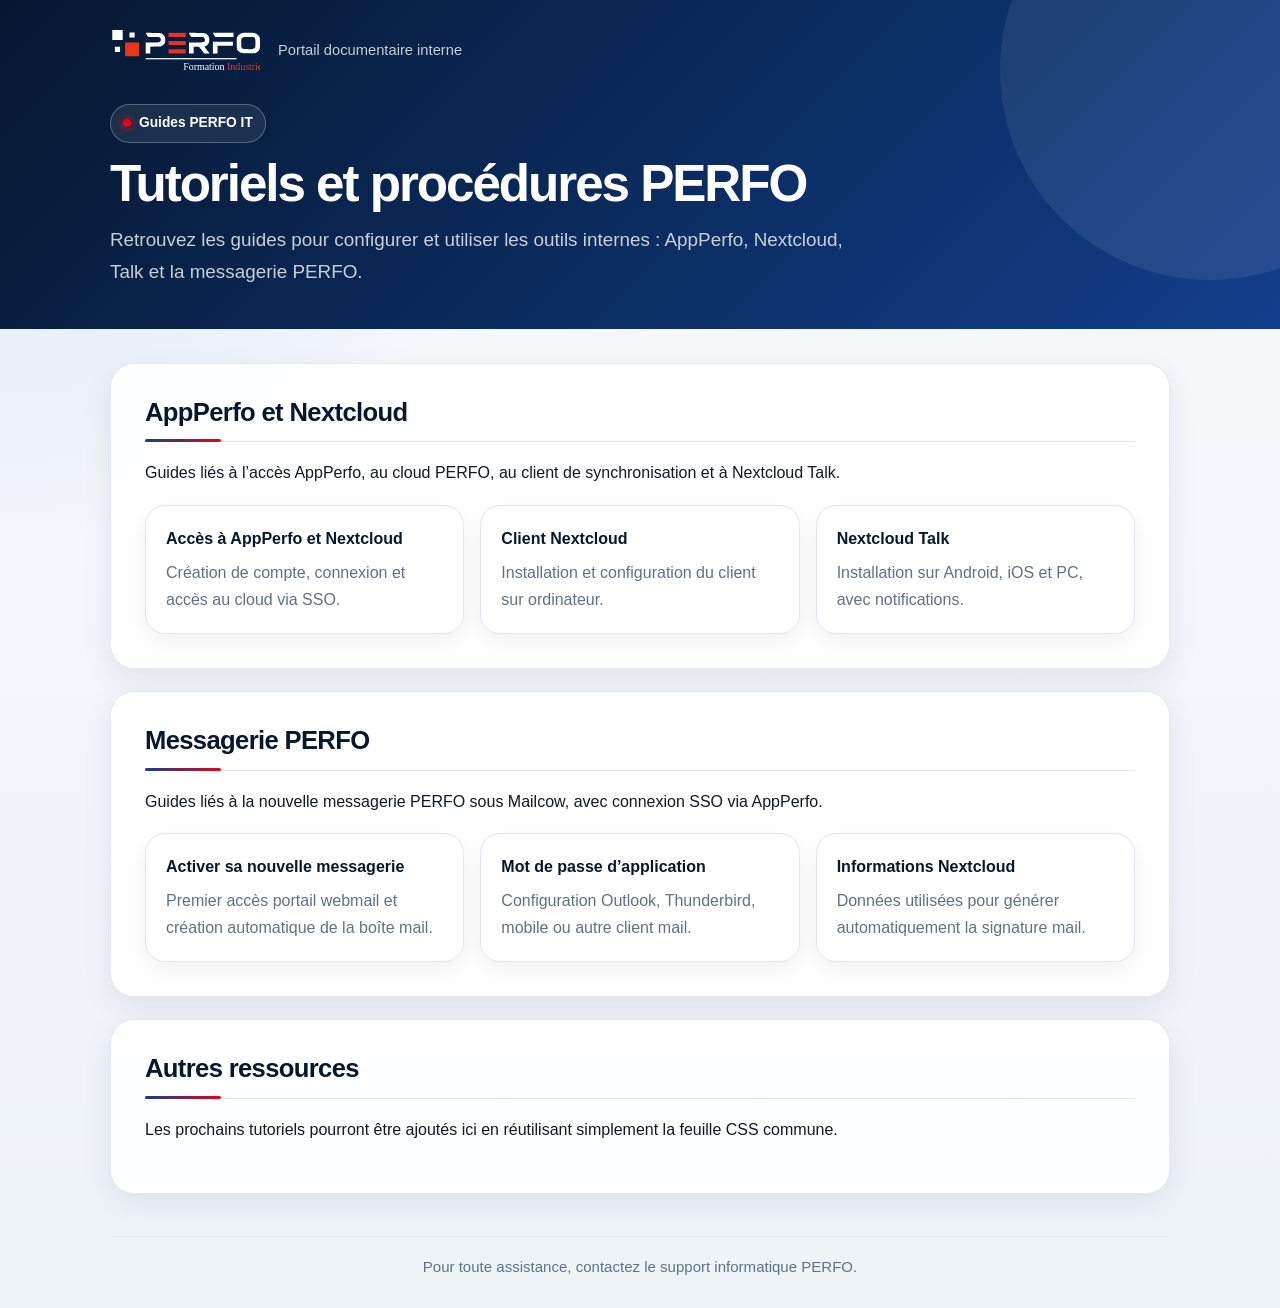
<file: index.html>
<!DOCTYPE html>
<html lang="fr">
<head>
  <meta charset="UTF-8" />
  <meta name="viewport" content="width=device-width, initial-scale=1.0" />
  <title>Tutoriels PERFO</title>
  <link rel="stylesheet" href="assets/css/perfo-tutos.css" />
</head>
<body>
  <header class="site-header">
    <div class="header-inner">
      <div class="topbar">
        <div class="brand">
          <img src="assets/img/logo-perfo-blanc.svg" alt="Logo PERFO" />
          <div class="brand-text">Portail documentaire interne</div>
        </div>
      </div>
      <div class="hero-kicker">Guides PERFO IT</div>
      <h1>Tutoriels et procédures PERFO</h1>
      <p class="header-subtitle">Retrouvez les guides pour configurer et utiliser les outils internes : AppPerfo, Nextcloud, Talk et la messagerie PERFO.</p>
    </div>
  </header>

  <main class="container">
    <section class="category">
      <h2>AppPerfo et Nextcloud</h2>
      <p>Guides liés à l’accès AppPerfo, au cloud PERFO, au client de synchronisation et à Nextcloud Talk.</p>
      <div class="tutorial-grid">
        <a class="tutorial-card" href="Nextcloud/Nextcloud_AppPerfo.html"><strong>Accès à AppPerfo et Nextcloud</strong><span>Création de compte, connexion et accès au cloud via SSO.</span></a>
        <a class="tutorial-card" href="Nextcloud/Nextcloud_Client.html"><strong>Client Nextcloud</strong><span>Installation et configuration du client sur ordinateur.</span></a>
        <a class="tutorial-card" href="Nextcloud/Talk_Client.html"><strong>Nextcloud Talk</strong><span>Installation sur Android, iOS et PC, avec notifications.</span></a>
      </div>
    </section>

    <section class="category">
      <h2>Messagerie PERFO</h2>
      <p>Guides liés à la nouvelle messagerie PERFO sous Mailcow, avec connexion SSO via AppPerfo.</p>
      <div class="tutorial-grid">
        <a class="tutorial-card" href="Mailcow/Activation_Messagerie.html"><strong>Activer sa nouvelle messagerie</strong><span>Premier accès portail webmail et création automatique de la boîte mail.</span></a>
        <a class="tutorial-card" href="Mailcow/Mot_de_passe_application.html"><strong>Mot de passe d’application</strong><span>Configuration Outlook, Thunderbird, mobile ou autre client mail.</span></a>
        <a class="tutorial-card" href="Mailcow/Informations_Nextcloud_Signature.html"><strong>Informations Nextcloud</strong><span>Données utilisées pour générer automatiquement la signature mail.</span></a>
      </div>
    </section>

    <section class="category">
      <h2>Autres ressources</h2>
      <p>Les prochains tutoriels pourront être ajoutés ici en réutilisant simplement la feuille CSS commune.</p>
    </section>
  </main>

  <footer class="site-footer"><div class="site-footer-inner">Pour toute assistance, contactez le support informatique PERFO.</div></footer>
</body>
</html>
</file>
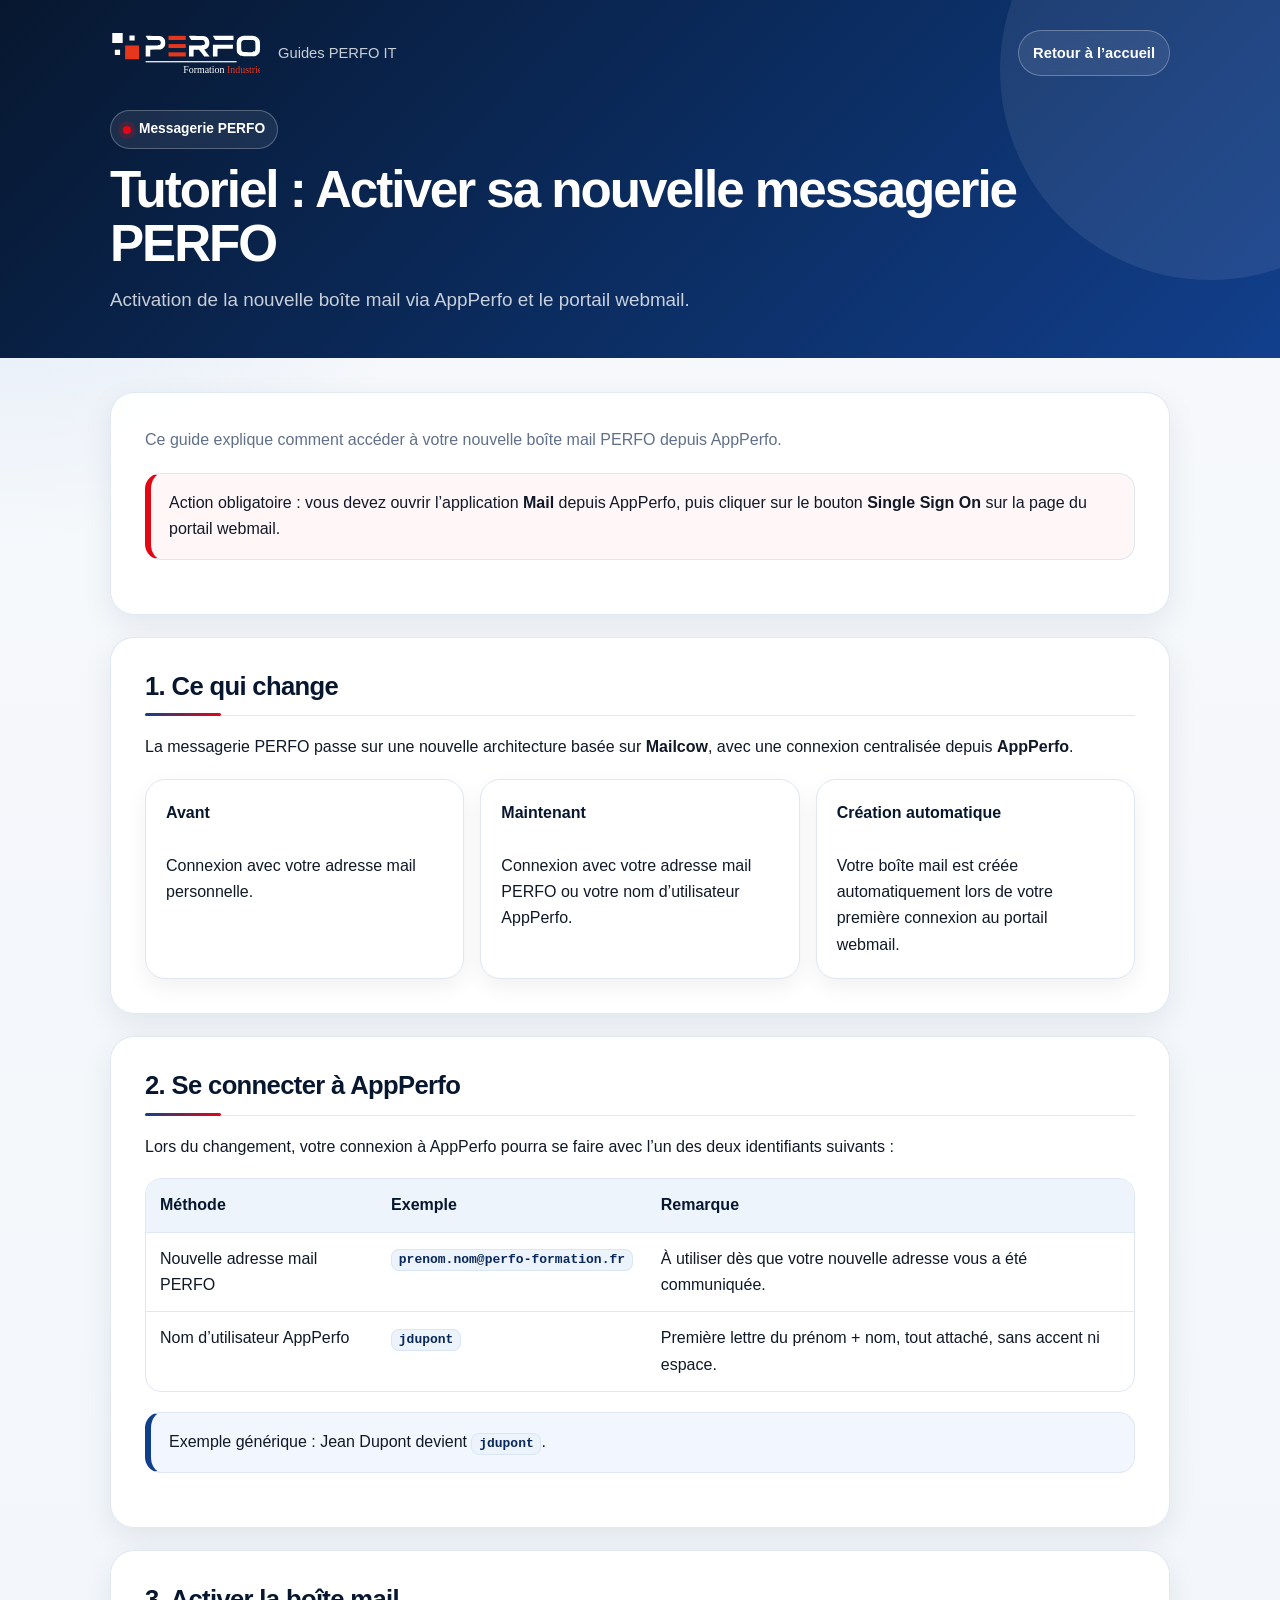
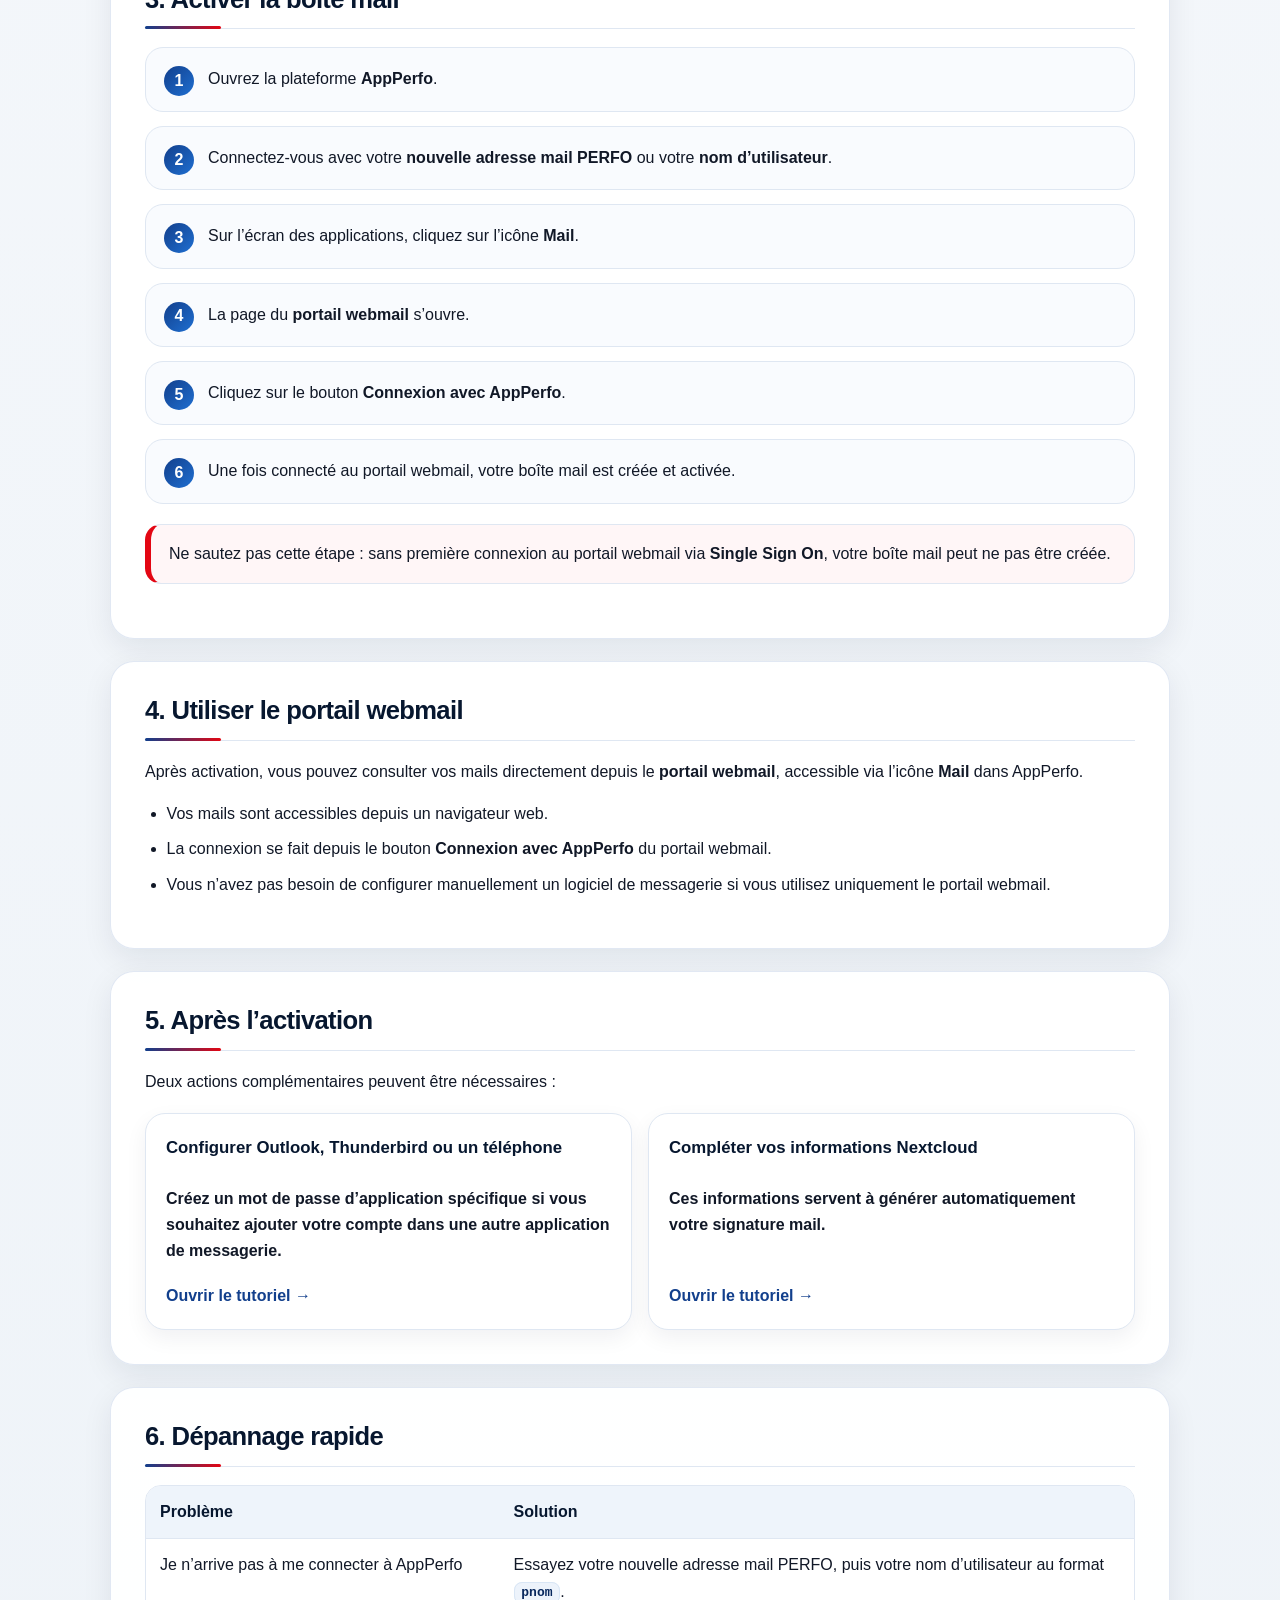
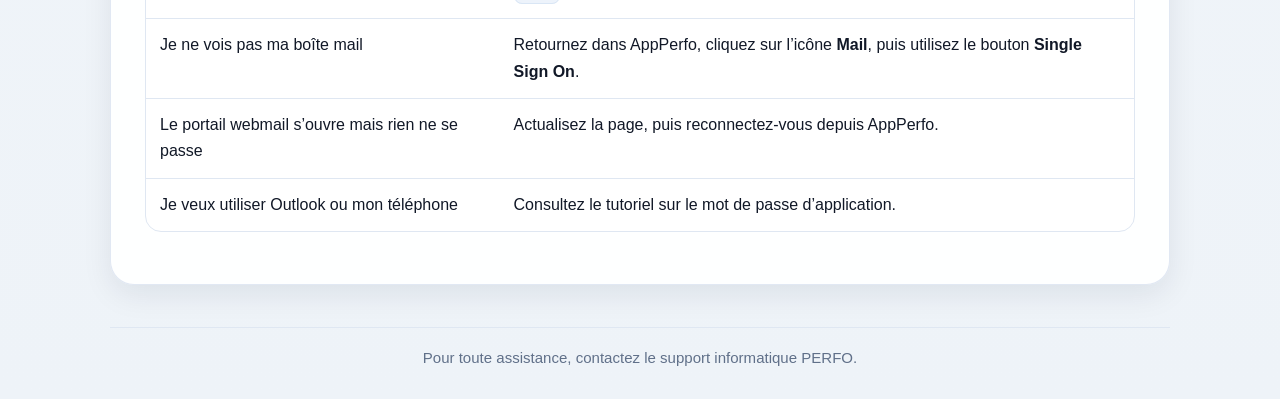
<file: Mailcow/Activation_Messagerie.html>
<!DOCTYPE html>
<html lang="fr">
<head>
  <meta charset="UTF-8" />
  <meta name="viewport" content="width=device-width, initial-scale=1.0" />
  <title>Tutoriel : Activer sa nouvelle messagerie PERFO</title>
  <link rel="stylesheet" href="../assets/css/perfo-tutos.css" />
</head>
<body>
  <header class="site-header">
    <div class="header-inner">
      <div class="topbar">
        <div class="brand">
          <img src="../assets/img/logo-perfo-blanc.svg" alt="Logo PERFO" />
          <div class="brand-text">Guides PERFO IT</div>
        </div>
        <a class="home-link" href="../index.html">Retour à l’accueil</a>
      </div>
      <div class="hero-kicker">Messagerie PERFO</div>
      <h1>Tutoriel : Activer sa nouvelle messagerie PERFO</h1>
      <p class="header-subtitle">Activation de la nouvelle boîte mail via AppPerfo et le portail webmail.</p>
    </div>
  </header>
  <main class="container">
    <div class="hero">
      <p class="subtitle">Ce guide explique comment accéder à votre nouvelle boîte mail PERFO depuis AppPerfo.</p>
      <div class="notice">Action obligatoire : vous devez ouvrir l’application <strong>Mail</strong> depuis AppPerfo, puis cliquer sur le bouton <strong>Single Sign On</strong> sur la page du portail webmail.</div>
    </div>

    <section>
      <h2>1. Ce qui change</h2>
      <p>La messagerie PERFO passe sur une nouvelle architecture basée sur <strong>Mailcow</strong>, avec une connexion centralisée depuis <strong>AppPerfo</strong>.</p>
      <div class="cards">
        <div class="card"><strong>Avant</strong><br/>Connexion avec votre adresse mail personnelle.</div>
        <div class="card"><strong>Maintenant</strong><br/>Connexion avec votre adresse mail PERFO ou votre nom d’utilisateur AppPerfo.</div>
        <div class="card"><strong>Création automatique</strong><br/>Votre boîte mail est créée automatiquement lors de votre première connexion au portail webmail.</div>
      </div>
    </section>

    <section>
      <h2>2. Se connecter à AppPerfo</h2>
      <p>Lors du changement, votre connexion à AppPerfo pourra se faire avec l’un des deux identifiants suivants :</p>
      <table>
        <thead><tr><th>Méthode</th><th>Exemple</th><th>Remarque</th></tr></thead>
        <tbody>
          <tr>
            <td>Nouvelle adresse mail PERFO</td>
            <td><code>prenom.nom@perfo-formation.fr</code></td>
            <td>À utiliser dès que votre nouvelle adresse vous a été communiquée.</td>
          </tr>
          <tr>
            <td>Nom d’utilisateur AppPerfo</td>
            <td><code>jdupont</code></td>
            <td>Première lettre du prénom + nom, tout attaché, sans accent ni espace.</td>
          </tr>
        </tbody>
      </table>
      <div class="info">Exemple générique : Jean Dupont devient <code>jdupont</code>.</div>
    </section>

    <section>
      <h2>3. Activer la boîte mail</h2>
      <ol class="steps">
        <li>Ouvrez la plateforme <strong>AppPerfo</strong>.</li>
        <li>Connectez-vous avec votre <strong>nouvelle adresse mail PERFO</strong> ou votre <strong>nom d’utilisateur</strong>.</li>
        <li>Sur l’écran des applications, cliquez sur l’icône <strong>Mail</strong>.</li>
        <li>La page du <strong>portail webmail</strong> s’ouvre.</li>
        <li>Cliquez sur le bouton <strong>Connexion avec AppPerfo</strong>.</li>
        <li>Une fois connecté au portail webmail, votre boîte mail est créée et activée.</li>
      </ol>
      <div class="notice">Ne sautez pas cette étape : sans première connexion au portail webmail via <strong>Single Sign On</strong>, votre boîte mail peut ne pas être créée.</div>
    </section>

    <section>
      <h2>4. Utiliser le portail webmail</h2>
      <p>Après activation, vous pouvez consulter vos mails directement depuis le <strong>portail webmail</strong>, accessible via l’icône <strong>Mail</strong> dans AppPerfo.</p>
      <ul>
        <li>Vos mails sont accessibles depuis un navigateur web.</li>
        <li>La connexion se fait depuis le bouton <strong>Connexion avec AppPerfo</strong> du portail webmail.</li>
        <li>Vous n’avez pas besoin de configurer manuellement un logiciel de messagerie si vous utilisez uniquement le portail webmail.</li>
      </ul>
    </section>

    <section>
      <h2>5. Après l’activation</h2>
      <p>Deux actions complémentaires peuvent être nécessaires :</p>
      <div class="cards">
        <a class="card-link" href="Mot_de_passe_application.html">
          <div class="card">
            <h3>Configurer Outlook, Thunderbird ou un téléphone</h3>
            <p>Créez un mot de passe d’application spécifique si vous souhaitez ajouter votre compte dans une autre application de messagerie.</p>
            <span class="card-action">Ouvrir le tutoriel →</span>
          </div>
        </a>
        <a class="card-link" href="Informations_Nextcloud_Signature.html">
          <div class="card">
            <h3>Compléter vos informations Nextcloud</h3>
            <p>Ces informations servent à générer automatiquement votre signature mail.</p>
            <span class="card-action">Ouvrir le tutoriel →</span>
          </div>
        </a>
      </div>
    </section>

    <section>
      <h2>6. Dépannage rapide</h2>
      <table>
        <thead><tr><th>Problème</th><th>Solution</th></tr></thead>
        <tbody>
          <tr><td>Je n’arrive pas à me connecter à AppPerfo</td><td>Essayez votre nouvelle adresse mail PERFO, puis votre nom d’utilisateur au format <code>pnom</code>.</td></tr>
          <tr><td>Je ne vois pas ma boîte mail</td><td>Retournez dans AppPerfo, cliquez sur l’icône <strong>Mail</strong>, puis utilisez le bouton <strong>Single Sign On</strong>.</td></tr>
          <tr><td>Le portail webmail s’ouvre mais rien ne se passe</td><td>Actualisez la page, puis reconnectez-vous depuis AppPerfo.</td></tr>
          <tr><td>Je veux utiliser Outlook ou mon téléphone</td><td>Consultez le tutoriel sur le mot de passe d’application.</td></tr>
        </tbody>
      </table>
    </section>
  </main>
  <footer class="site-footer"><div class="site-footer-inner">Pour toute assistance, contactez le support informatique PERFO.</div></footer>
</body>
</html>
</file>
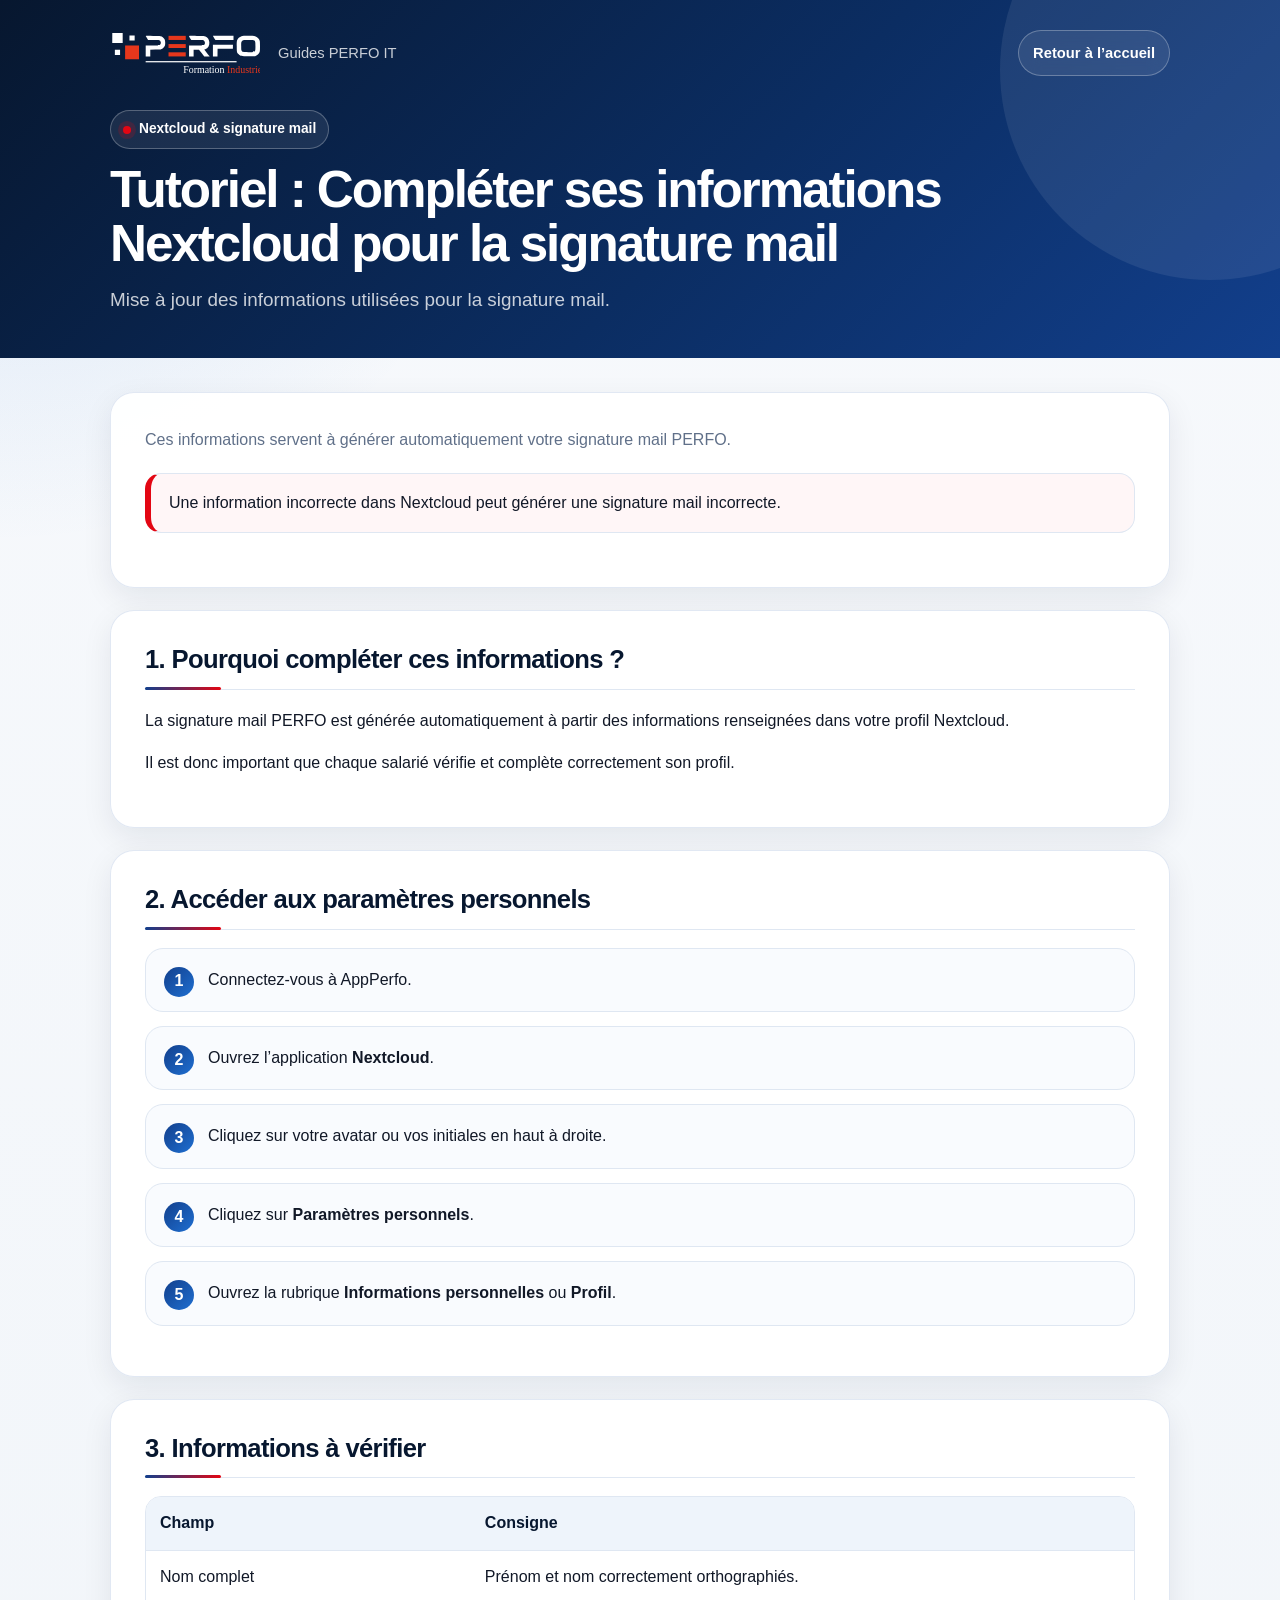
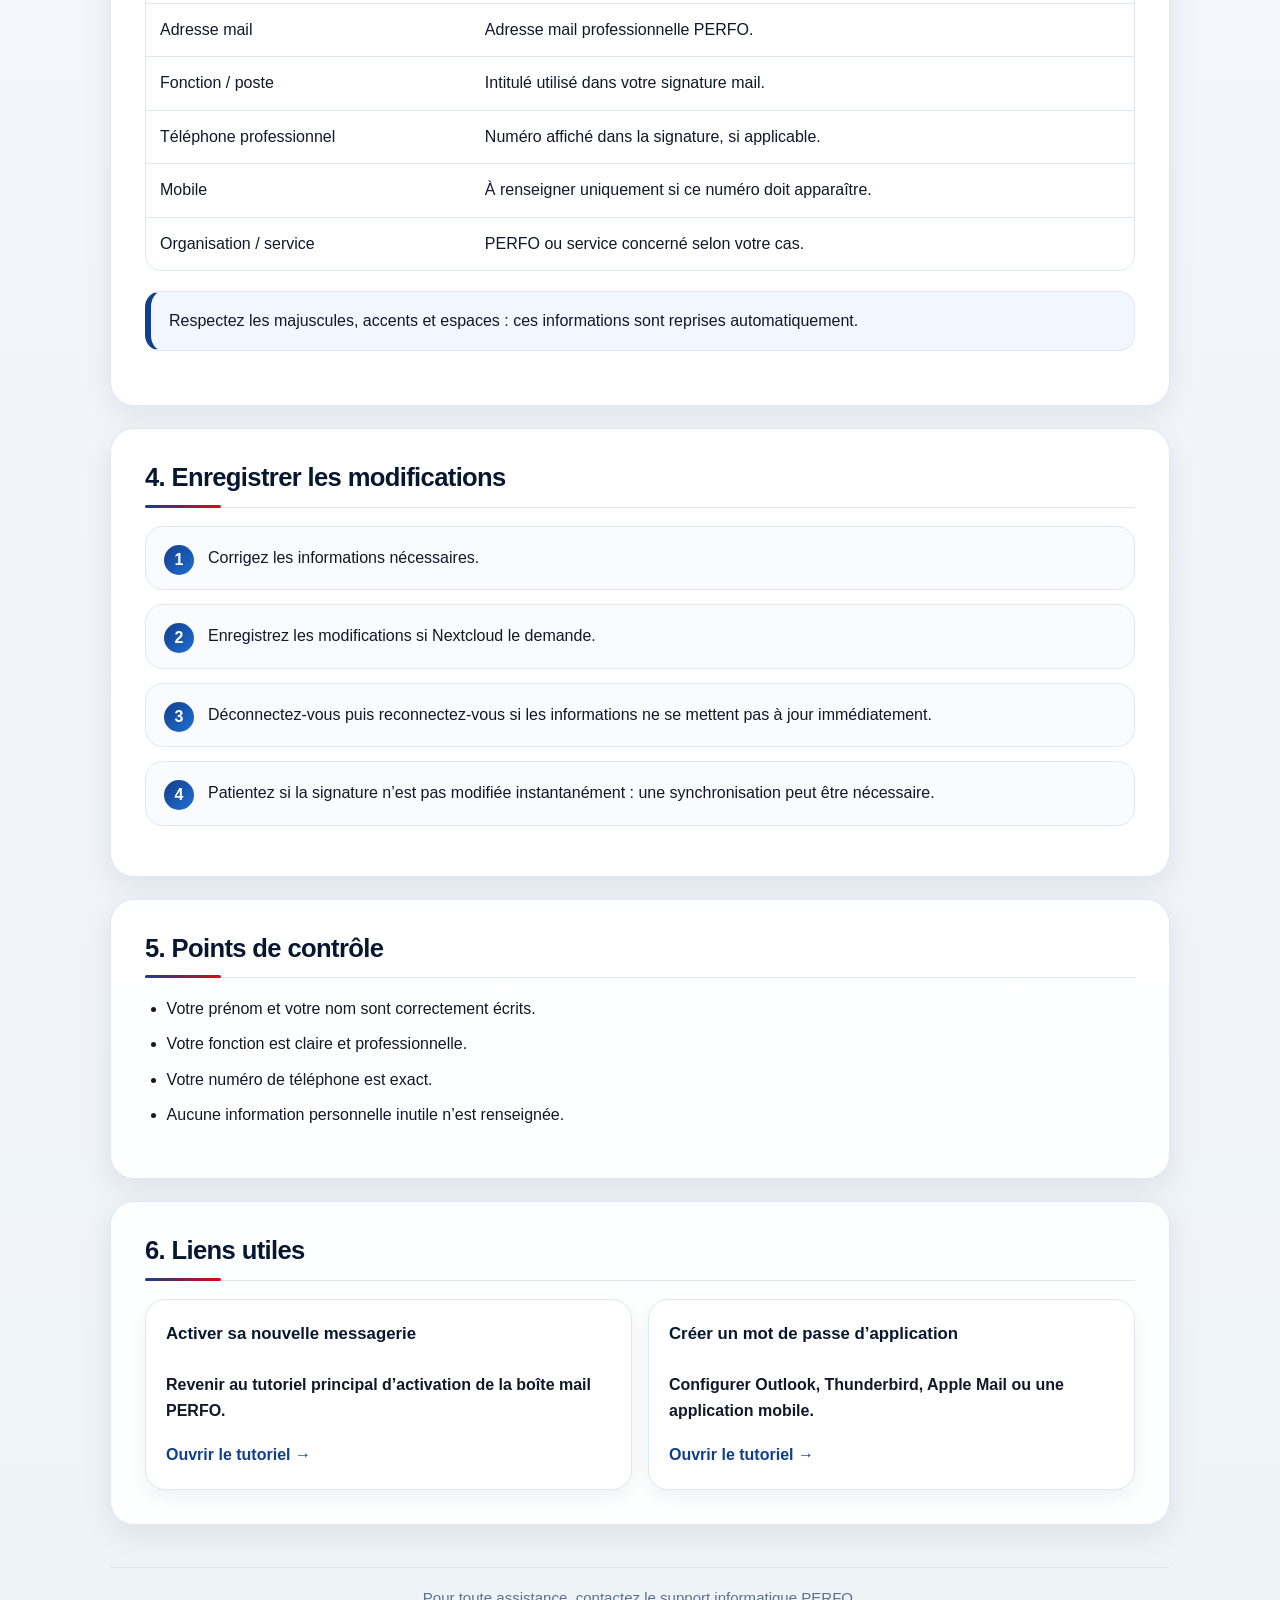
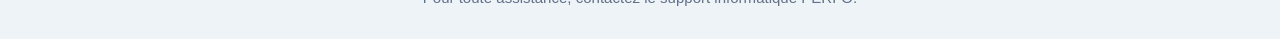
<file: Mailcow/Informations_Nextcloud_Signature.html>
<!DOCTYPE html>
<html lang="fr">
<head>
  <meta charset="UTF-8" />
  <meta name="viewport" content="width=device-width, initial-scale=1.0" />
  <title>Tutoriel : Compléter ses informations Nextcloud pour la signature mail</title>
  <link rel="stylesheet" href="../assets/css/perfo-tutos.css" />
</head>
<body>
  <header class="site-header">
    <div class="header-inner">
      <div class="topbar">
        <div class="brand">
          <img src="../assets/img/logo-perfo-blanc.svg" alt="Logo PERFO" />
          <div class="brand-text">Guides PERFO IT</div>
        </div>
        <a class="home-link" href="../index.html">Retour à l’accueil</a>
      </div>
      <div class="hero-kicker">Nextcloud & signature mail</div>
      <h1>Tutoriel : Compléter ses informations Nextcloud pour la signature mail</h1>
      <p class="header-subtitle">Mise à jour des informations utilisées pour la signature mail.</p>
    </div>
  </header>
  <main class="container">
<div class="hero"><p class="subtitle">Ces informations servent à générer automatiquement votre signature mail PERFO.</p><div class="notice">Une information incorrecte dans Nextcloud peut générer une signature mail incorrecte.</div></div>
<section><h2>1. Pourquoi compléter ces informations ?</h2><p>La signature mail PERFO est générée automatiquement à partir des informations renseignées dans votre profil Nextcloud.</p><p>Il est donc important que chaque salarié vérifie et complète correctement son profil.</p></section>
<section><h2>2. Accéder aux paramètres personnels</h2><ol class="steps"><li>Connectez-vous à AppPerfo.</li><li>Ouvrez l’application <strong>Nextcloud</strong>.</li><li>Cliquez sur votre avatar ou vos initiales en haut à droite.</li><li>Cliquez sur <strong>Paramètres personnels</strong>.</li><li>Ouvrez la rubrique <strong>Informations personnelles</strong> ou <strong>Profil</strong>.</li></ol></section>
<section><h2>3. Informations à vérifier</h2><table><thead><tr><th>Champ</th><th>Consigne</th></tr></thead><tbody><tr><td>Nom complet</td><td>Prénom et nom correctement orthographiés.</td></tr><tr><td>Adresse mail</td><td>Adresse mail professionnelle PERFO.</td></tr><tr><td>Fonction / poste</td><td>Intitulé utilisé dans votre signature mail.</td></tr><tr><td>Téléphone professionnel</td><td>Numéro affiché dans la signature, si applicable.</td></tr><tr><td>Mobile</td><td>À renseigner uniquement si ce numéro doit apparaître.</td></tr><tr><td>Organisation / service</td><td>PERFO ou service concerné selon votre cas.</td></tr></tbody></table><div class="info">Respectez les majuscules, accents et espaces : ces informations sont reprises automatiquement.</div></section>
<section><h2>4. Enregistrer les modifications</h2><ol class="steps"><li>Corrigez les informations nécessaires.</li><li>Enregistrez les modifications si Nextcloud le demande.</li><li>Déconnectez-vous puis reconnectez-vous si les informations ne se mettent pas à jour immédiatement.</li><li>Patientez si la signature n’est pas modifiée instantanément : une synchronisation peut être nécessaire.</li></ol></section>
<section><h2>5. Points de contrôle</h2><ul><li>Votre prénom et votre nom sont correctement écrits.</li><li>Votre fonction est claire et professionnelle.</li><li>Votre numéro de téléphone est exact.</li><li>Aucune information personnelle inutile n’est renseignée.</li></ul></section>
<section>
<h2>6. Liens utiles</h2>
<div class="cards">
<a class="card-link" href="Activation_Messagerie.html"><div class="card"><h3>Activer sa nouvelle messagerie</h3><p>Revenir au tutoriel principal d’activation de la boîte mail PERFO.</p><span class="card-action">Ouvrir le tutoriel →</span></div></a>
<a class="card-link" href="Mot_de_passe_application.html"><div class="card"><h3>Créer un mot de passe d’application</h3><p>Configurer Outlook, Thunderbird, Apple Mail ou une application mobile.</p><span class="card-action">Ouvrir le tutoriel →</span></div></a>
</div>
</section>
  </main>
  <footer class="site-footer"><div class="site-footer-inner">Pour toute assistance, contactez le support informatique PERFO.</div></footer>
</body>
</html>
</file>
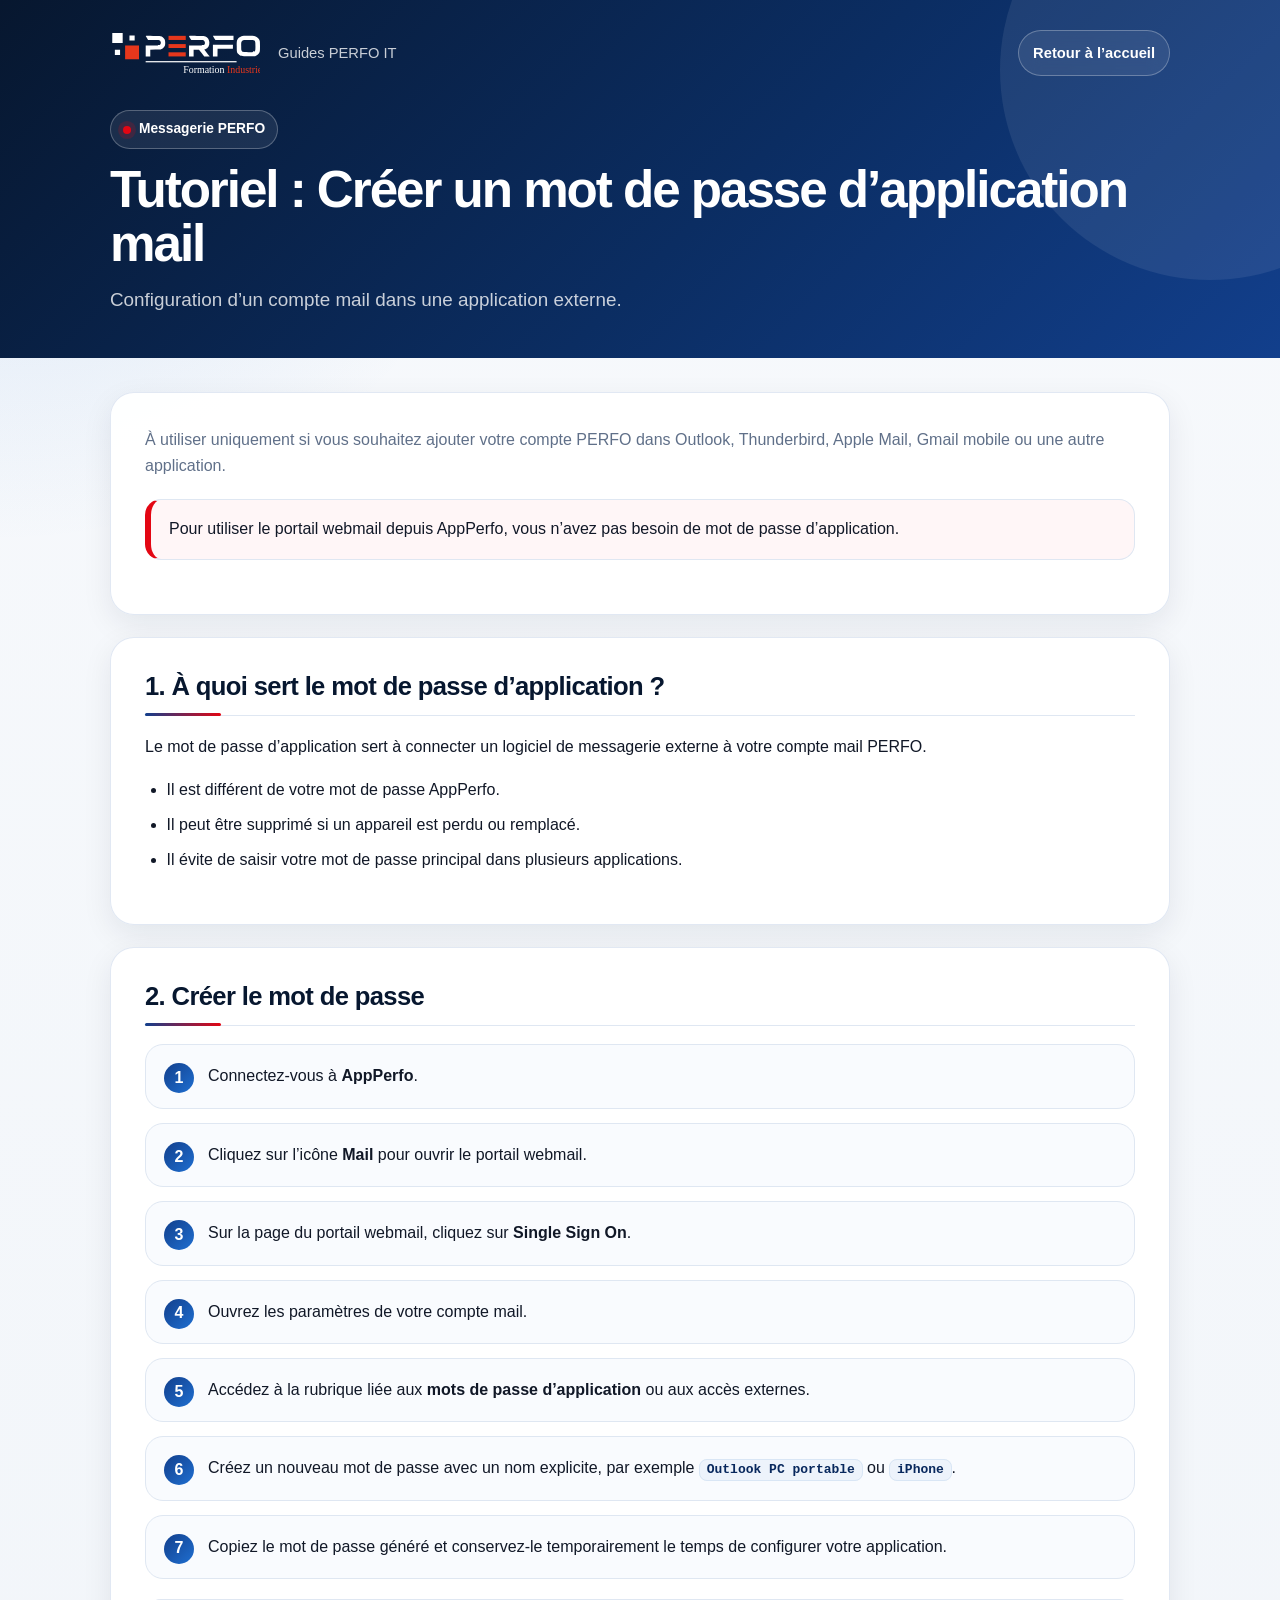
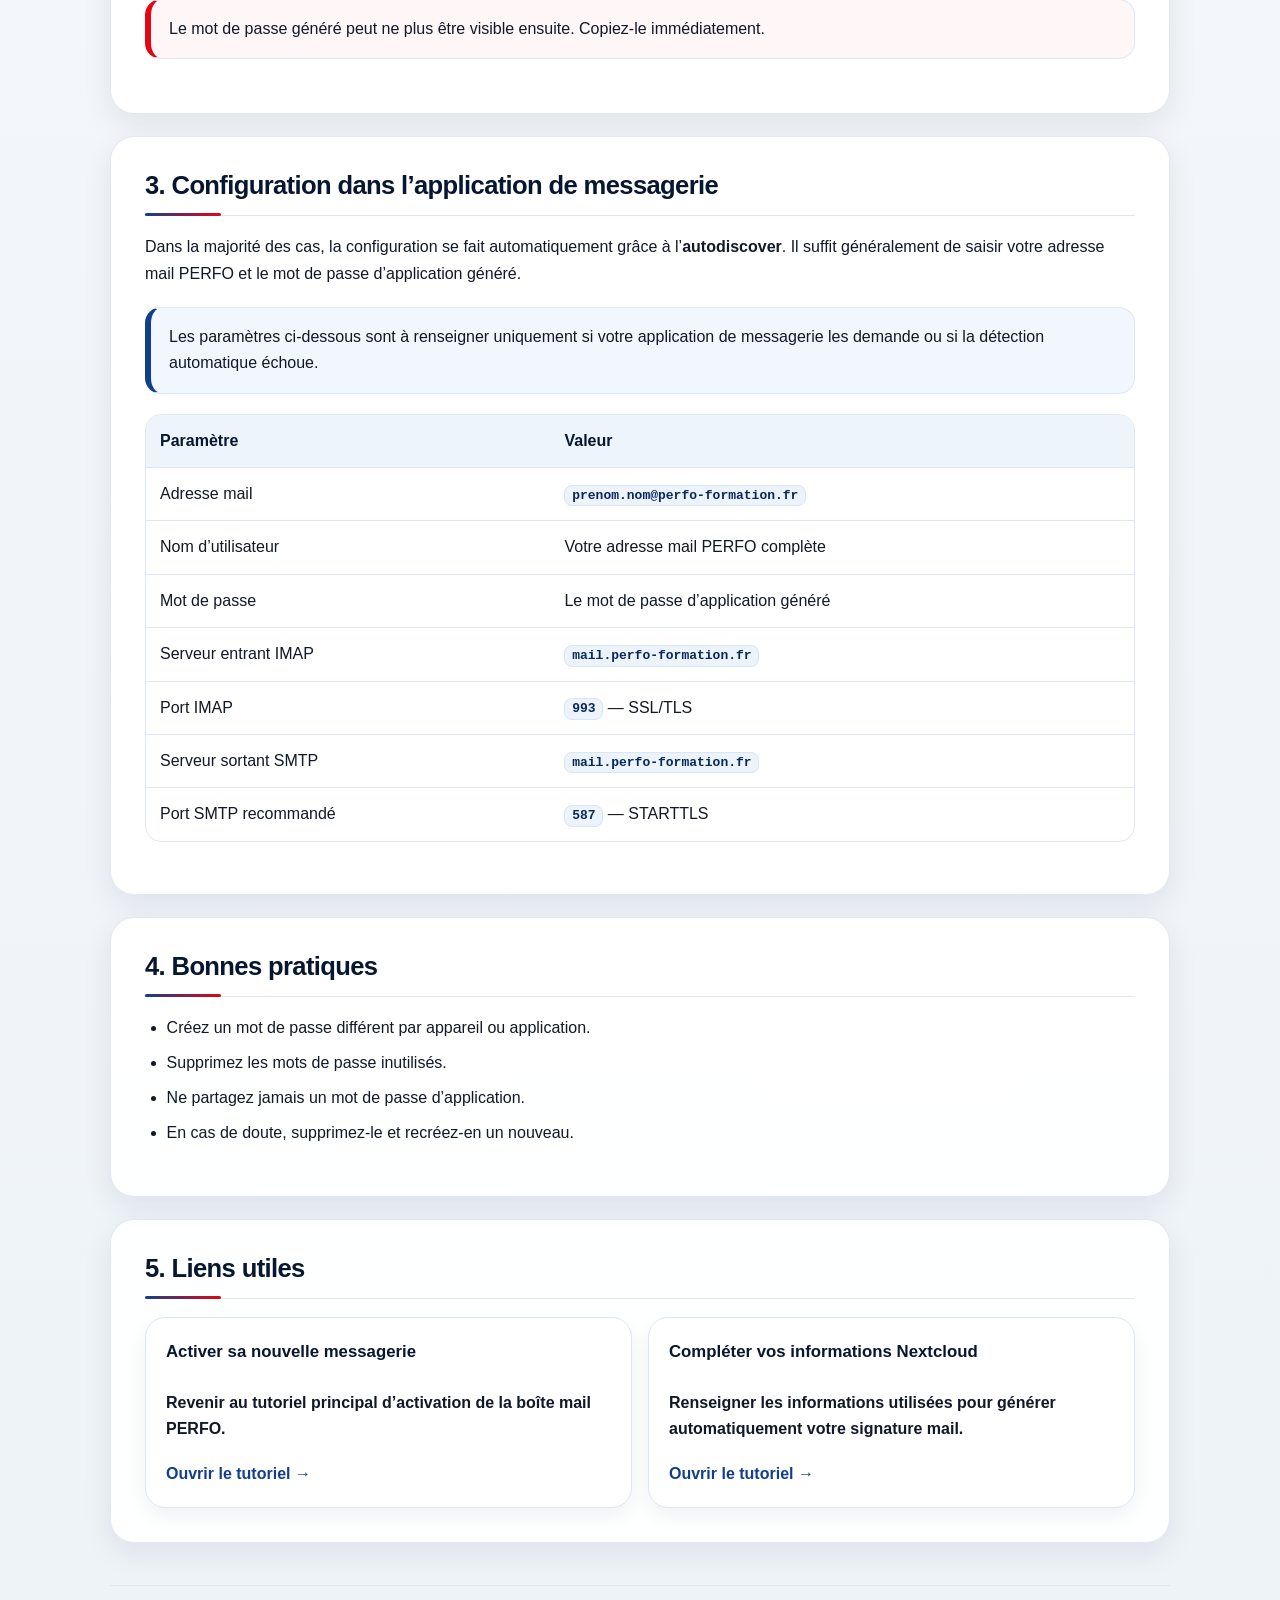
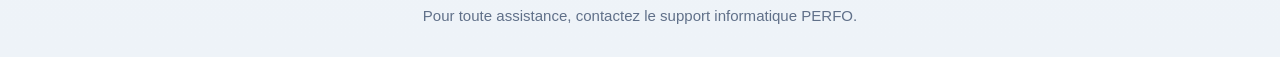
<file: Mailcow/Mot_de_passe_application.html>
<!DOCTYPE html>
<html lang="fr">
<head>
  <meta charset="UTF-8" />
  <meta name="viewport" content="width=device-width, initial-scale=1.0" />
  <title>Tutoriel : Créer un mot de passe d’application mail</title>
  <link rel="stylesheet" href="../assets/css/perfo-tutos.css" />
</head>
<body>
  <header class="site-header">
    <div class="header-inner">
      <div class="topbar">
        <div class="brand">
          <img src="../assets/img/logo-perfo-blanc.svg" alt="Logo PERFO" />
          <div class="brand-text">Guides PERFO IT</div>
        </div>
        <a class="home-link" href="../index.html">Retour à l’accueil</a>
      </div>
      <div class="hero-kicker">Messagerie PERFO</div>
      <h1>Tutoriel : Créer un mot de passe d’application mail</h1>
      <p class="header-subtitle">Configuration d’un compte mail dans une application externe.</p>
    </div>
  </header>
  <main class="container">
    <div class="hero">
      <p class="subtitle">À utiliser uniquement si vous souhaitez ajouter votre compte PERFO dans Outlook, Thunderbird, Apple Mail, Gmail mobile ou une autre application.</p>
      <div class="notice">Pour utiliser le portail webmail depuis AppPerfo, vous n’avez pas besoin de mot de passe d’application.</div>
    </div>

    <section>
      <h2>1. À quoi sert le mot de passe d’application ?</h2>
      <p>Le mot de passe d’application sert à connecter un logiciel de messagerie externe à votre compte mail PERFO.</p>
      <ul>
        <li>Il est différent de votre mot de passe AppPerfo.</li>
        <li>Il peut être supprimé si un appareil est perdu ou remplacé.</li>
        <li>Il évite de saisir votre mot de passe principal dans plusieurs applications.</li>
      </ul>
    </section>

    <section>
      <h2>2. Créer le mot de passe</h2>
      <ol class="steps">
        <li>Connectez-vous à <strong>AppPerfo</strong>.</li>
        <li>Cliquez sur l’icône <strong>Mail</strong> pour ouvrir le portail webmail.</li>
        <li>Sur la page du portail webmail, cliquez sur <strong>Single Sign On</strong>.</li>
        <li>Ouvrez les paramètres de votre compte mail.</li>
        <li>Accédez à la rubrique liée aux <strong>mots de passe d’application</strong> ou aux accès externes.</li>
        <li>Créez un nouveau mot de passe avec un nom explicite, par exemple <code>Outlook PC portable</code> ou <code>iPhone</code>.</li>
        <li>Copiez le mot de passe généré et conservez-le temporairement le temps de configurer votre application.</li>
      </ol>
      <div class="notice">Le mot de passe généré peut ne plus être visible ensuite. Copiez-le immédiatement.</div>
    </section>

    <section>
      <h2>3. Configuration dans l’application de messagerie</h2>
      <p>Dans la majorité des cas, la configuration se fait automatiquement grâce à l’<strong>autodiscover</strong>. Il suffit généralement de saisir votre adresse mail PERFO et le mot de passe d’application généré.</p>
      <div class="info">Les paramètres ci-dessous sont à renseigner uniquement si votre application de messagerie les demande ou si la détection automatique échoue.</div>
      <table>
        <thead><tr><th>Paramètre</th><th>Valeur</th></tr></thead>
        <tbody>
          <tr><td>Adresse mail</td><td><code>prenom.nom@perfo-formation.fr</code></td></tr>
          <tr><td>Nom d’utilisateur</td><td>Votre adresse mail PERFO complète</td></tr>
          <tr><td>Mot de passe</td><td>Le mot de passe d’application généré</td></tr>
          <tr><td>Serveur entrant IMAP</td><td><code>mail.perfo-formation.fr</code></td></tr>
          <tr><td>Port IMAP</td><td><code>993</code> — SSL/TLS</td></tr>
          <tr><td>Serveur sortant SMTP</td><td><code>mail.perfo-formation.fr</code></td></tr>
          <tr><td>Port SMTP recommandé</td><td><code>587</code> — STARTTLS</td></tr>
        </tbody>
      </table>
    </section>

    <section>
      <h2>4. Bonnes pratiques</h2>
      <ul>
        <li>Créez un mot de passe différent par appareil ou application.</li>
        <li>Supprimez les mots de passe inutilisés.</li>
        <li>Ne partagez jamais un mot de passe d’application.</li>
        <li>En cas de doute, supprimez-le et recréez-en un nouveau.</li>
      </ul>
    </section>

    <section>
      <h2>5. Liens utiles</h2>
      <div class="cards">
        <a class="card-link" href="Activation_Messagerie.html"><div class="card"><h3>Activer sa nouvelle messagerie</h3><p>Revenir au tutoriel principal d’activation de la boîte mail PERFO.</p><span class="card-action">Ouvrir le tutoriel →</span></div></a>
        <a class="card-link" href="Informations_Nextcloud_Signature.html"><div class="card"><h3>Compléter vos informations Nextcloud</h3><p>Renseigner les informations utilisées pour générer automatiquement votre signature mail.</p><span class="card-action">Ouvrir le tutoriel →</span></div></a>
      </div>
    </section>
  </main>
  <footer class="site-footer"><div class="site-footer-inner">Pour toute assistance, contactez le support informatique PERFO.</div></footer>
</body>
</html>
</file>
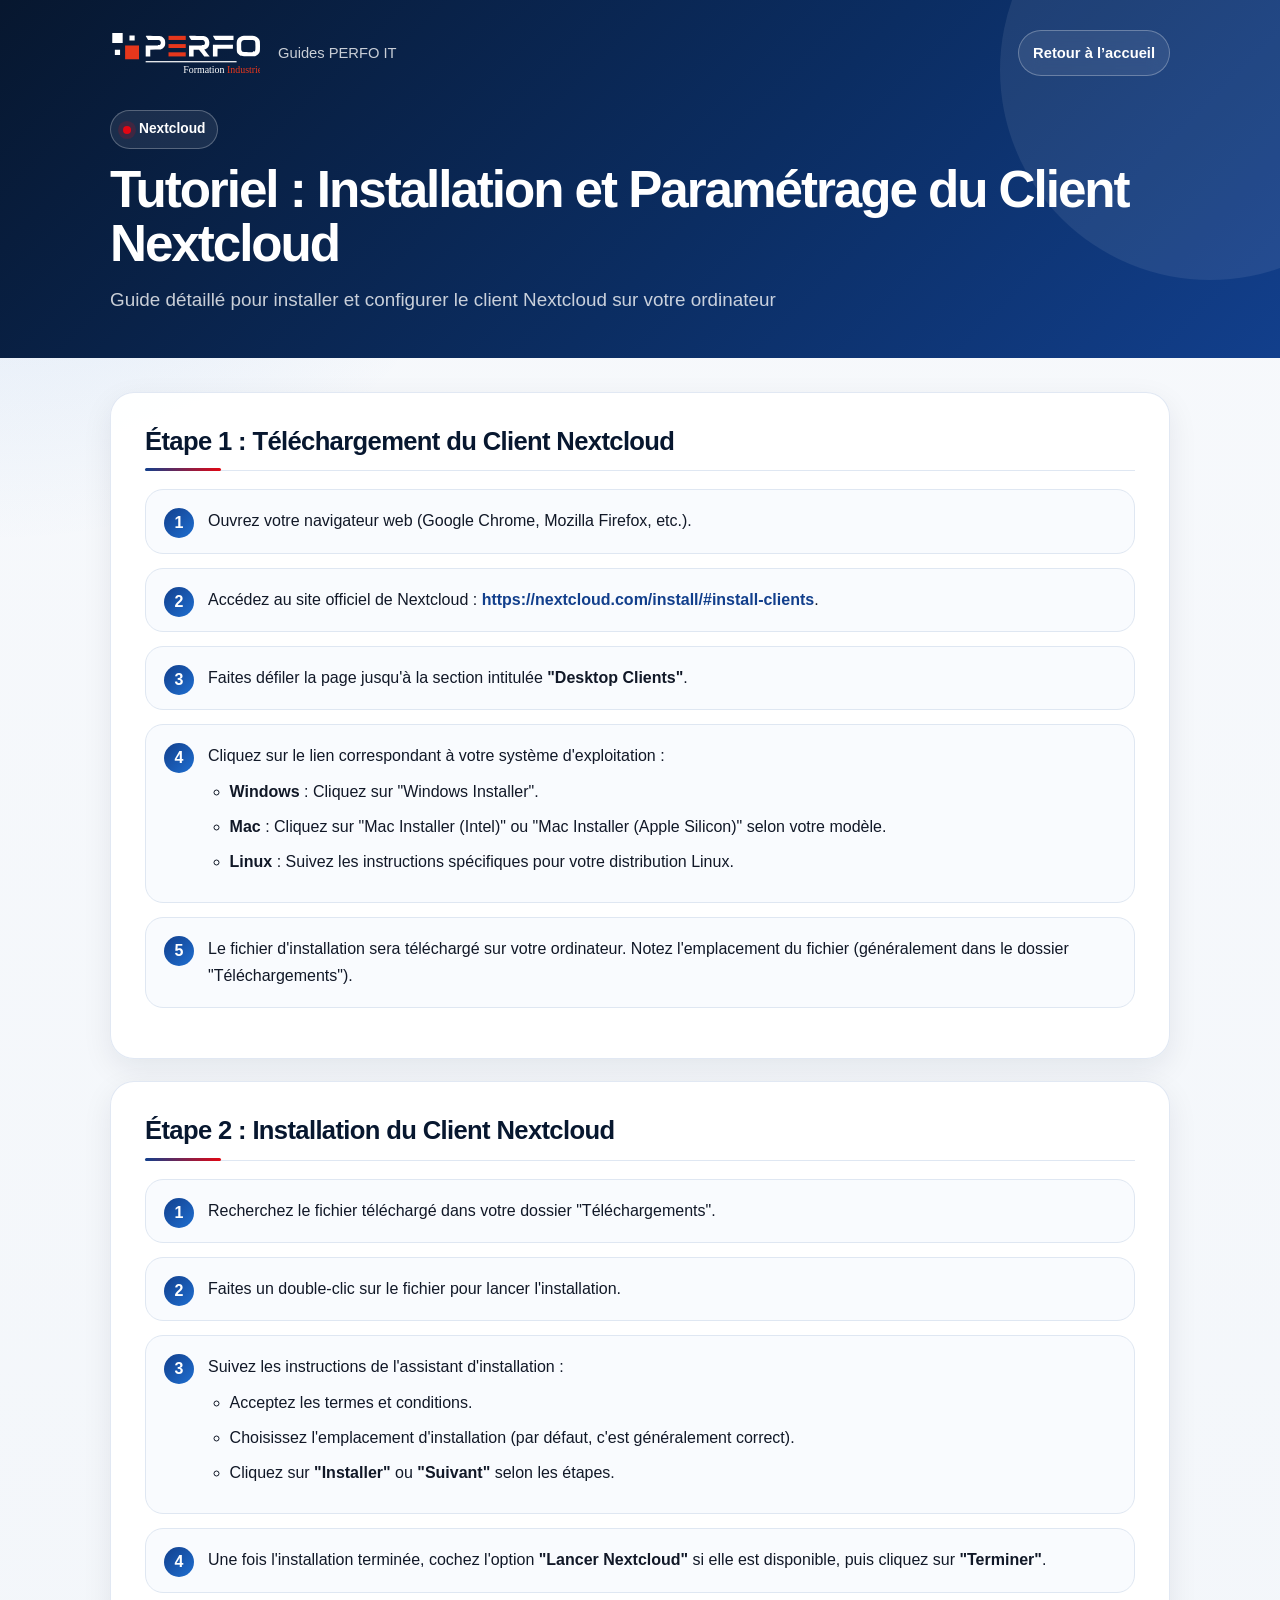
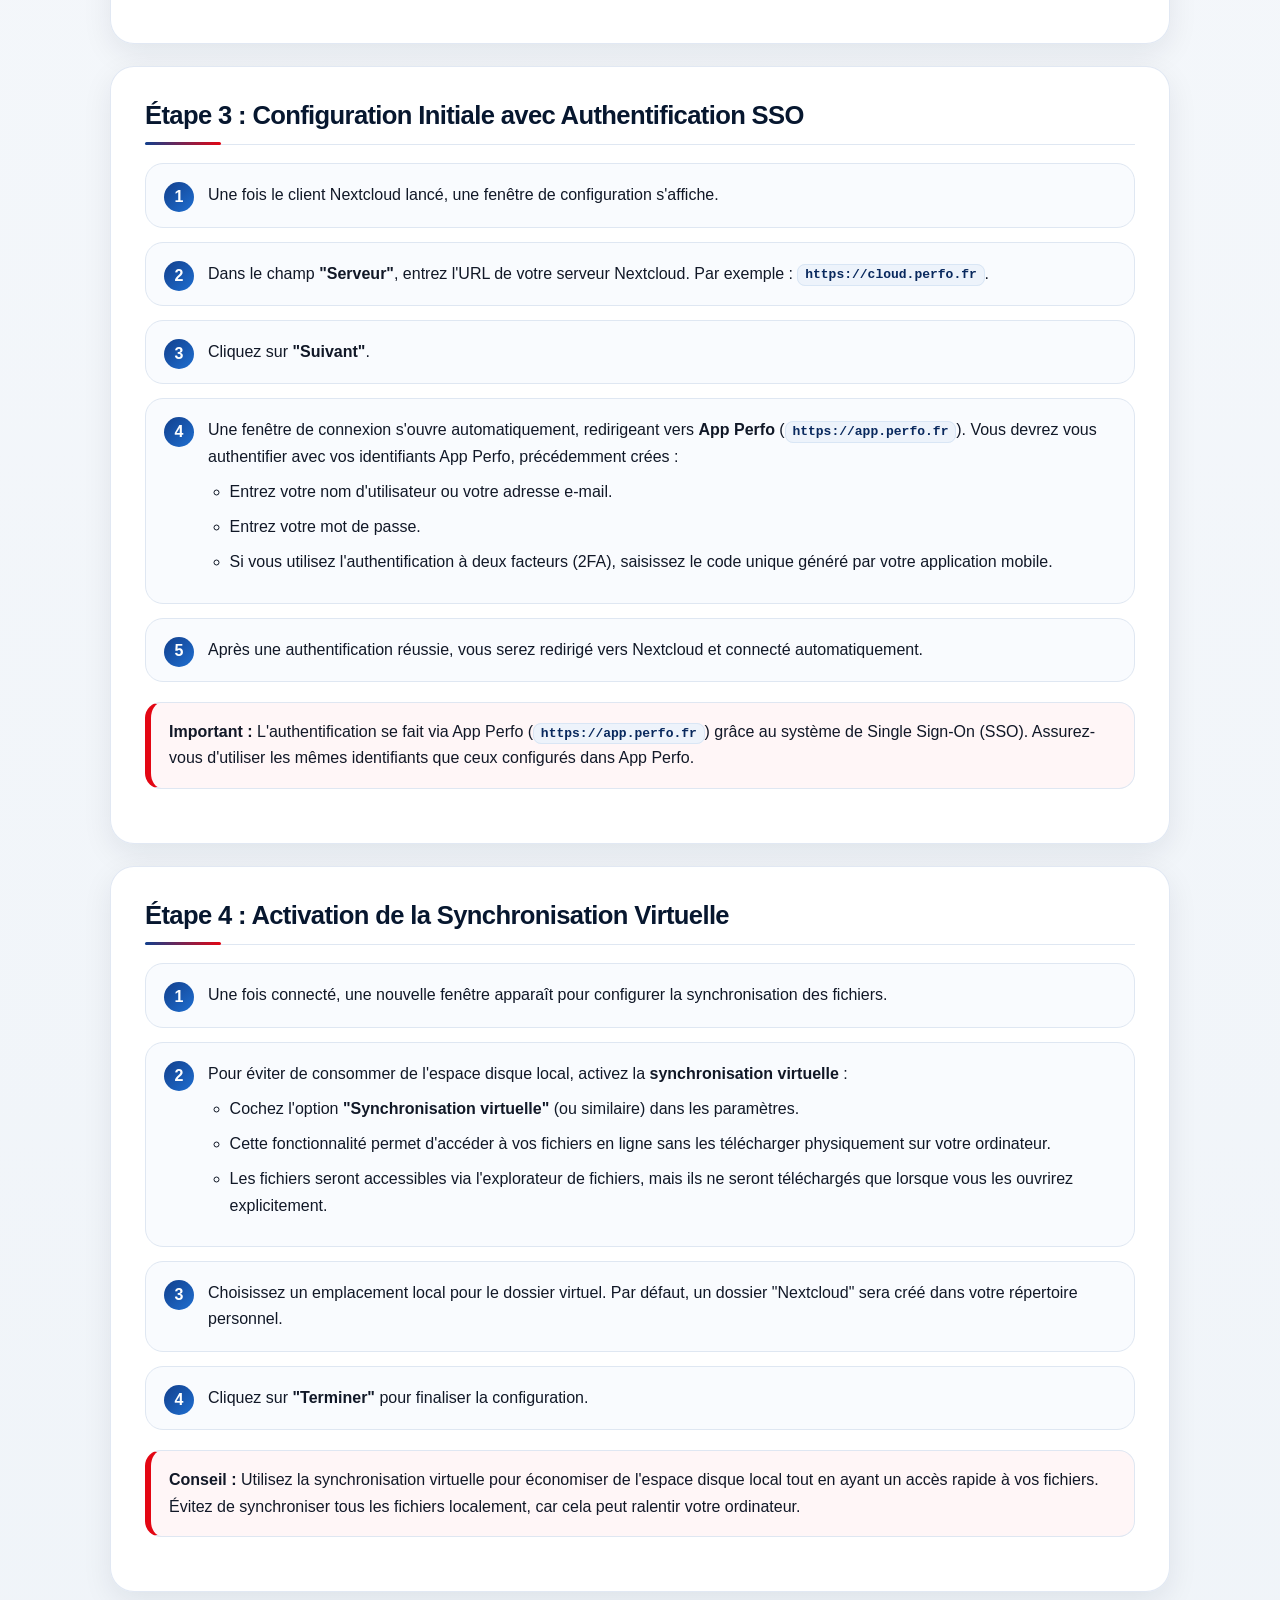
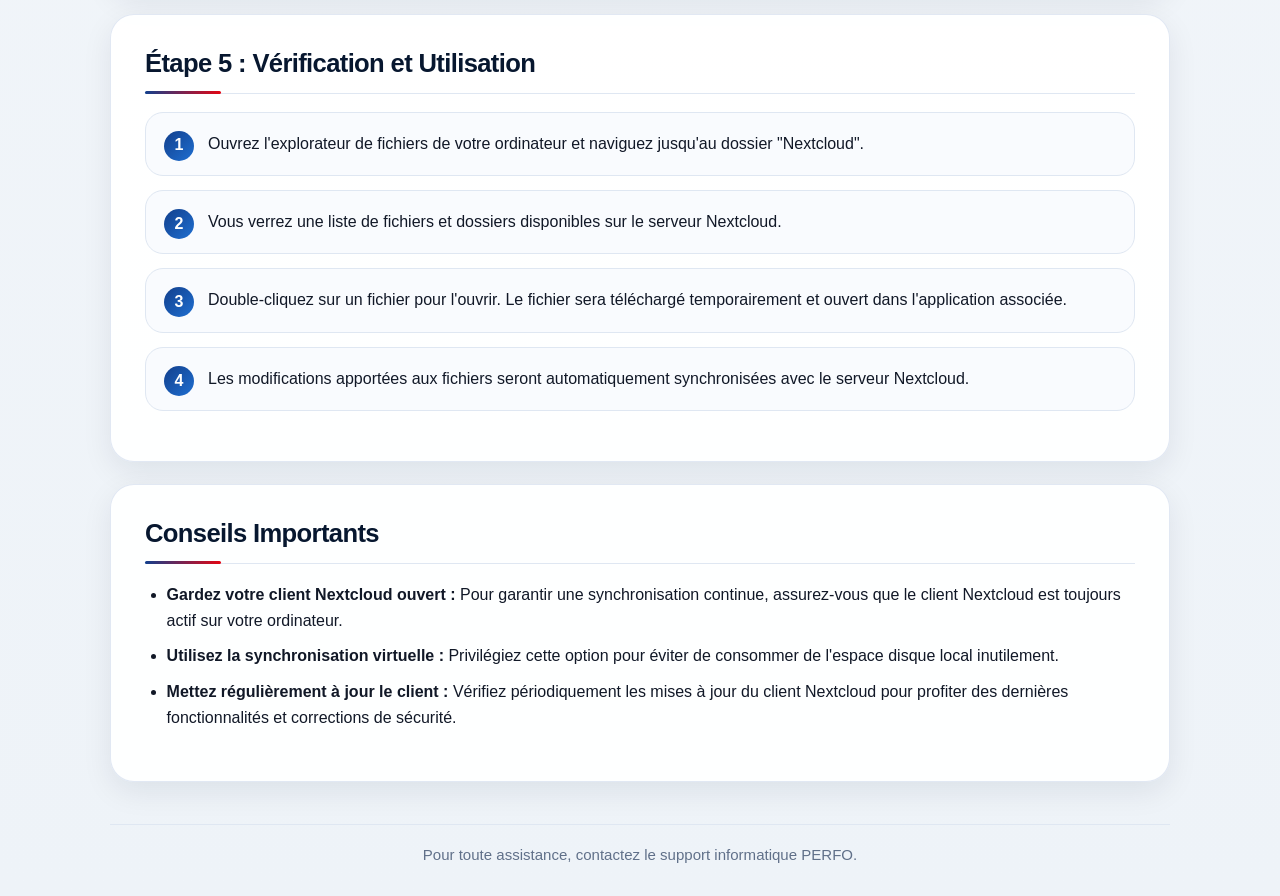
<file: Nextcloud/Nextcloud_Client.html>
<!DOCTYPE html>
<html lang="fr">
<head>
  <meta charset="UTF-8" />
  <meta name="viewport" content="width=device-width, initial-scale=1.0" />
  <title>Tutoriel : Installation et Paramétrage du Client Nextcloud</title>
  <link rel="stylesheet" href="../assets/css/perfo-tutos.css" />
</head>
<body>
  <header class="site-header">
    <div class="header-inner">
      <div class="topbar">
        <div class="brand">
          <img src="../assets/img/logo-perfo-blanc.svg" alt="Logo PERFO" />
          <div class="brand-text">Guides PERFO IT</div>
        </div>
        <a class="home-link" href="../index.html">Retour à l’accueil</a>
      </div>
      <div class="hero-kicker">Nextcloud</div>
      <h1>Tutoriel : Installation et Paramétrage du Client Nextcloud</h1>
      <p class="header-subtitle">Guide détaillé pour installer et configurer le client Nextcloud sur votre ordinateur</p>
    </div>
  </header>
  <main class="container">
<section>
<h2>Étape 1 : Téléchargement du Client Nextcloud</h2>
<ol class="steps">
<li>Ouvrez votre navigateur web (Google Chrome, Mozilla Firefox, etc.).</li>
<li>Accédez au site officiel de Nextcloud : <a href="https://nextcloud.com/install/#install-clients" rel="noopener" target="_blank">https://nextcloud.com/install/#install-clients</a>.</li>
<li>Faites défiler la page jusqu'à la section intitulée <strong>"Desktop Clients"</strong>.</li>
<li>Cliquez sur le lien correspondant à votre système d'exploitation :
                    <ul>
<li><strong>Windows</strong> : Cliquez sur "Windows Installer".</li>
<li><strong>Mac</strong> : Cliquez sur "Mac Installer (Intel)" ou "Mac Installer (Apple Silicon)" selon votre modèle.</li>
<li><strong>Linux</strong> : Suivez les instructions spécifiques pour votre distribution Linux.</li>
</ul>
</li>
<li>Le fichier d'installation sera téléchargé sur votre ordinateur. Notez l'emplacement du fichier (généralement dans le dossier "Téléchargements").</li>
</ol>
</section>
<section>
<h2>Étape 2 : Installation du Client Nextcloud</h2>
<ol class="steps">
<li>Recherchez le fichier téléchargé dans votre dossier "Téléchargements".</li>
<li>Faites un double-clic sur le fichier pour lancer l'installation.</li>
<li>Suivez les instructions de l'assistant d'installation :
                    <ul>
<li>Acceptez les termes et conditions.</li>
<li>Choisissez l'emplacement d'installation (par défaut, c'est généralement correct).</li>
<li>Cliquez sur <strong>"Installer"</strong> ou <strong>"Suivant"</strong> selon les étapes.</li>
</ul>
</li>
<li>Une fois l'installation terminée, cochez l'option <strong>"Lancer Nextcloud"</strong> si elle est disponible, puis cliquez sur <strong>"Terminer"</strong>.</li>
</ol>
</section>
<section>
<h2>Étape 3 : Configuration Initiale avec Authentification SSO</h2>
<ol class="steps">
<li>Une fois le client Nextcloud lancé, une fenêtre de configuration s'affiche.</li>
<li>Dans le champ <strong>"Serveur"</strong>, entrez l'URL de votre serveur Nextcloud. Par exemple : <code>https://cloud.perfo.fr</code>.</li>
<li>Cliquez sur <strong>"Suivant"</strong>.</li>
<li>Une fenêtre de connexion s'ouvre automatiquement, redirigeant vers <strong>App Perfo</strong> (<code>https://app.perfo.fr</code>). Vous devrez vous authentifier avec vos identifiants App Perfo, précédemment crées :
                    <ul>
<li>Entrez votre nom d'utilisateur ou votre adresse e-mail.</li>
<li>Entrez votre mot de passe.</li>
<li>Si vous utilisez l'authentification à deux facteurs (2FA), saisissez le code unique généré par votre application mobile.</li>
</ul>
</li>
<li>Après une authentification réussie, vous serez redirigé vers Nextcloud et connecté automatiquement.</li>
</ol>
<div class="important">
<strong>Important :</strong> L'authentification se fait via App Perfo (<code>https://app.perfo.fr</code>) grâce au système de Single Sign-On (SSO). Assurez-vous d'utiliser les mêmes identifiants que ceux configurés dans App Perfo.
            </div>
</section>
<section>
<h2>Étape 4 : Activation de la Synchronisation Virtuelle</h2>
<ol class="steps">
<li>Une fois connecté, une nouvelle fenêtre apparaît pour configurer la synchronisation des fichiers.</li>
<li>Pour éviter de consommer de l'espace disque local, activez la <strong>synchronisation virtuelle</strong> :
                    <ul>
<li>Cochez l'option <strong>"Synchronisation virtuelle"</strong> (ou similaire) dans les paramètres.</li>
<li>Cette fonctionnalité permet d'accéder à vos fichiers en ligne sans les télécharger physiquement sur votre ordinateur.</li>
<li>Les fichiers seront accessibles via l'explorateur de fichiers, mais ils ne seront téléchargés que lorsque vous les ouvrirez explicitement.</li>
</ul>
</li>
<li>Choisissez un emplacement local pour le dossier virtuel. Par défaut, un dossier "Nextcloud" sera créé dans votre répertoire personnel.</li>
<li>Cliquez sur <strong>"Terminer"</strong> pour finaliser la configuration.</li>
</ol>
<div class="important">
<strong>Conseil :</strong> Utilisez la synchronisation virtuelle pour économiser de l'espace disque local tout en ayant un accès rapide à vos fichiers. Évitez de synchroniser tous les fichiers localement, car cela peut ralentir votre ordinateur.
            </div>
</section>
<section>
<h2>Étape 5 : Vérification et Utilisation</h2>
<ol class="steps">
<li>Ouvrez l'explorateur de fichiers de votre ordinateur et naviguez jusqu'au dossier "Nextcloud".</li>
<li>Vous verrez une liste de fichiers et dossiers disponibles sur le serveur Nextcloud.</li>
<li>Double-cliquez sur un fichier pour l'ouvrir. Le fichier sera téléchargé temporairement et ouvert dans l'application associée.</li>
<li>Les modifications apportées aux fichiers seront automatiquement synchronisées avec le serveur Nextcloud.</li>
</ol>
</section>
<section>
<h2>Conseils Importants</h2>
<ul>
<li><strong>Gardez votre client Nextcloud ouvert :</strong> Pour garantir une synchronisation continue, assurez-vous que le client Nextcloud est toujours actif sur votre ordinateur.</li>
<li><strong>Utilisez la synchronisation virtuelle :</strong> Privilégiez cette option pour éviter de consommer de l'espace disque local inutilement.</li>
<li><strong>Mettez régulièrement à jour le client :</strong> Vérifiez périodiquement les mises à jour du client Nextcloud pour profiter des dernières fonctionnalités et corrections de sécurité.</li>
</ul>
</section>
  </main>
  <footer class="site-footer"><div class="site-footer-inner">Pour toute assistance, contactez le support informatique PERFO.</div></footer>
</body>
</html>
</file>
<file: assets/css/perfo-tutos.css>
:root {
  --perfo-navy: #07172f;
  --perfo-ink: #111827;
  --perfo-muted: #607089;
  --perfo-soft: #f4f7fb;
  --perfo-card: #ffffff;
  --perfo-border: #dfe7f2;
  --perfo-blue: #123f8c;
  --perfo-blue-2: #1f6fd1;
  --perfo-red: #e30613;
  --perfo-green: #15865c;
  --perfo-yellow: #ffb020;
  --radius-xl: 24px;
  --radius-lg: 18px;
  --shadow-soft: 0 18px 50px rgba(7, 23, 47, .10);
  --shadow-card: 0 10px 30px rgba(7, 23, 47, .08);
  --container: 1060px;
}

* { box-sizing: border-box; }
html { scroll-behavior: smooth; }
body {
  margin: 0;
  font-family: Inter, "Segoe UI", Roboto, Arial, sans-serif;
  color: var(--perfo-ink);
  background:
    radial-gradient(circle at top left, rgba(31,111,209,.16), transparent 34rem),
    linear-gradient(180deg, #f7f9fc 0%, #eef3f8 100%);
  line-height: 1.65;
}
a { color: var(--perfo-blue); font-weight: 700; text-decoration: none; }
a:hover { text-decoration: underline; }
img { max-width: 100%; height: auto; }
code {
  background: #edf3fb;
  color: #08285d;
  border: 1px solid #d9e6f5;
  border-radius: 8px;
  padding: .15rem .42rem;
  font-weight: 700;
  white-space: nowrap;
}

.site-header {
  background: linear-gradient(135deg, var(--perfo-navy) 0%, #0b2d62 56%, #123f8c 100%);
  color: #fff;
  position: relative;
  overflow: hidden;
}
.site-header::after {
  content: "";
  position: absolute;
  right: -140px;
  top: -140px;
  width: 420px;
  height: 420px;
  border-radius: 50%;
  background: rgba(255,255,255,.08);
}
.header-inner {
  width: min(var(--container), calc(100% - 36px));
  margin: 0 auto;
  padding: 30px 0 42px;
  position: relative;
  z-index: 1;
}
.topbar {
  display: flex;
  justify-content: space-between;
  align-items: center;
  gap: 18px;
  margin-bottom: 34px;
}
.brand { display: flex; align-items: center; gap: 18px; }
.brand img { width: 150px; display: block; }
.brand-text { font-size: .92rem; opacity: .78; }
.home-link {
  color: #fff;
  border: 1px solid rgba(255,255,255,.28);
  background: rgba(255,255,255,.08);
  padding: 10px 14px;
  border-radius: 999px;
  font-size: .92rem;
  backdrop-filter: blur(10px);
}
.home-link:hover { background: rgba(255,255,255,.16); text-decoration: none; }
.hero-kicker {
  display: inline-flex;
  align-items: center;
  gap: 8px;
  border: 1px solid rgba(255,255,255,.26);
  background: rgba(255,255,255,.08);
  border-radius: 999px;
  padding: 7px 12px;
  font-weight: 700;
  font-size: .86rem;
  margin-bottom: 14px;
}
.hero-kicker::before {
  content: "";
  width: 8px;
  height: 8px;
  border-radius: 50%;
  background: var(--perfo-red);
  box-shadow: 0 0 0 5px rgba(227,6,19,.18);
}
h1 {
  margin: 0;
  font-size: clamp(2rem, 4vw, 3.35rem);
  line-height: 1.05;
  letter-spacing: -.04em;
}
.header-subtitle {
  max-width: 760px;
  margin: 14px 0 0;
  color: rgba(255,255,255,.78);
  font-size: clamp(1rem, 1.6vw, 1.18rem);
}

.container {
  width: min(var(--container), calc(100% - 36px));
  margin: 34px auto 42px;
  position: relative;
  z-index: 2;
}

.hero {
  background: rgba(255,255,255,.94);
  border: 1px solid rgba(223,231,242,.92);
  border-radius: var(--radius-xl);
  box-shadow: var(--shadow-card);
  padding: clamp(22px, 3vw, 34px);
  margin: 0 0 22px;
}
.hero h1 {
  font-size: clamp(1.65rem, 2.6vw, 2.25rem);
  color: var(--perfo-navy);
  margin: 0 0 12px;
}
.hero .subtitle {
  color: var(--perfo-muted);
  margin: 0;
}

.content-card, section, .category {
  background: rgba(255,255,255,.94);
  border: 1px solid rgba(223,231,242,.92);
  border-radius: var(--radius-xl);
  box-shadow: var(--shadow-card);
  padding: clamp(22px, 3vw, 34px);
  margin: 22px 0;
}
section:first-child { margin-top: 0; }
h2 {
  color: var(--perfo-navy);
  margin: 0 0 18px;
  font-size: clamp(1.35rem, 2vw, 1.85rem);
  line-height: 1.16;
  letter-spacing: -.025em;
  padding-bottom: 14px;
  border-bottom: 1px solid var(--perfo-border);
  position: relative;
}
h2::after {
  content: "";
  position: absolute;
  left: 0;
  bottom: -1px;
  width: 76px;
  height: 3px;
  border-radius: 999px;
  background: linear-gradient(90deg, var(--perfo-blue), var(--perfo-red));
}
h3 { color: #0b2d62; margin-top: 24px; }
ul, ol { padding-left: 1.35rem; }
li { margin: .55rem 0; }

.notice, .important, .tip, .info {
  margin: 20px 0;
  padding: 16px 18px;
  border-radius: 16px;
  border: 1px solid var(--perfo-border);
  background: #f8fbff;
}
.notice, .important {
  border-left: 6px solid var(--perfo-red);
  background: #fff6f7;
}
.tip, .info {
  border-left: 6px solid var(--perfo-blue);
  background: #f2f7ff;
}

.steps { counter-reset: step; padding: 0; list-style: none; }
.steps > li {
  counter-increment: step;
  position: relative;
  padding: 18px 18px 18px 62px;
  margin: 14px 0;
  background: #f9fbfe;
  border: 1px solid var(--perfo-border);
  border-radius: 18px;
}
.steps > li::before {
  content: counter(step);
  position: absolute;
  left: 18px;
  top: 18px;
  width: 30px;
  height: 30px;
  border-radius: 50%;
  display: grid;
  place-items: center;
  color: #fff;
  font-weight: 900;
  background: linear-gradient(135deg, var(--perfo-blue), var(--perfo-blue-2));
}

.card-grid, .cards, .tutorial-grid {
  display: grid;
  grid-template-columns: repeat(auto-fit, minmax(240px, 1fr));
  gap: 16px;
  margin-top: 18px;
}
.card-link {
  display: flex;
  height: 100%;
  color: inherit;
  text-decoration: none;
}
.card, .tutorial-card {
  background: #fff;
  border: 1px solid var(--perfo-border);
  border-radius: 20px;
  padding: 20px;
  box-shadow: 0 8px 22px rgba(7,23,47,.06);
  transition: transform .18s ease, box-shadow .18s ease, border-color .18s ease;
  height: 100%;
  width: 100%;
  display: flex;
  flex-direction: column;
}
.card p, .tutorial-card p {
  margin-bottom: 0;
}
.tutorial-card { display: block; color: inherit; font-weight: 400; text-decoration: none; }
.card-link:hover, .tutorial-card:hover { text-decoration: none; }
.card-link:hover .card, .tutorial-card:hover {
  transform: translateY(-3px);
  box-shadow: var(--shadow-card);
  border-color: rgba(31, 101, 216, .45);
}
.tutorial-card strong, .card strong, .card h3 { color: var(--perfo-navy); }
.card h3 { margin: 0 0 8px; font-size: 1.05rem; }
.tutorial-card span { display: block; color: var(--perfo-muted); margin-top: 8px; font-weight: 500; }
.card-action {
  display: inline-flex;
  align-items: center;
  gap: 6px;
  margin-top: auto;
  padding-top: 18px;
  font-weight: 900;
  color: var(--perfo-blue);
}
.card-link:hover .card-action { color: var(--perfo-blue-2); }

.btn-row { display: flex; flex-wrap: wrap; gap: 12px; margin-top: 20px; }
.btn {
  display: inline-flex;
  align-items: center;
  justify-content: center;
  gap: 8px;
  min-height: 44px;
  padding: 11px 17px;
  color: #fff;
  max-width: 100%;
  overflow-wrap: anywhere;
  text-align: center;
  background: linear-gradient(135deg, var(--perfo-blue), var(--perfo-blue-2));
  border-radius: 999px;
  font-weight: 800;
  box-shadow: 0 10px 24px rgba(18,63,140,.18);
}
.btn:hover { text-decoration: none; filter: brightness(1.04); }
.btn.secondary { background: linear-gradient(135deg, var(--perfo-navy), #203a63); }

.screenshot-placeholder {
  min-height: 260px;
  margin: 22px 0;
  padding: 16px;
  border: 1px dashed #b9c7d9;
  border-radius: 20px;
  background: #f8fbff;
  display: flex;
  align-items: center;
  justify-content: center;
  color: var(--perfo-muted);
}
.screenshot-placeholder img {
  max-width: 100%;
  max-height: 520px;
  object-fit: contain;
  border-radius: 14px;
  box-shadow: 0 10px 30px rgba(7,23,47,.12);
}

table {
  width: 100%;
  border-collapse: separate;
  border-spacing: 0;
  margin: 18px 0;
  overflow: hidden;
  border: 1px solid var(--perfo-border);
  border-radius: 16px;
  background: #fff;
}
th, td { padding: 13px 14px; text-align: left; vertical-align: top; border-bottom: 1px solid var(--perfo-border); }
th { background: #eef4fb; color: var(--perfo-navy); }
tr:last-child td { border-bottom: 0; }
.platform-badge { display:inline-flex; padding: 4px 10px; border-radius:999px; color:#fff; background:var(--perfo-blue); font-size:.78rem; }
.badge-android { background:#4f8b2f; } .badge-ios { background:#111827; } .badge-desktop { background:var(--perfo-blue); }

.site-footer {
  width: min(var(--container), calc(100% - 36px));
  margin: 0 auto 28px;
  color: var(--perfo-muted);
  text-align: center;
  font-size: .94rem;
}
.site-footer-inner {
  border-top: 1px solid var(--perfo-border);
  padding-top: 18px;
}
.site-footer a { color: var(--perfo-blue); }

@media (max-width: 720px) {
  .topbar { align-items: flex-start; flex-direction: column; }
  .brand img { width: 128px; }
  .container { width: min(100% - 24px, var(--container)); }
  .header-inner { width: min(100% - 24px, var(--container)); padding-bottom: 36px; }
  
.hero {
  background: rgba(255,255,255,.94);
  border: 1px solid rgba(223,231,242,.92);
  border-radius: var(--radius-xl);
  box-shadow: var(--shadow-card);
  padding: clamp(22px, 3vw, 34px);
  margin: 0 0 22px;
}
.hero h1 {
  font-size: clamp(1.65rem, 2.6vw, 2.25rem);
  color: var(--perfo-navy);
  margin: 0 0 12px;
}
.hero .subtitle {
  color: var(--perfo-muted);
  margin: 0;
}

.content-card, section, .category { border-radius: 18px; padding: 20px; }
  .home-link { width: 100%; text-align: center; }
  table { display: block; overflow-x: auto; }
  .btn-row { flex-direction: column; }
  .btn { width: 100%; }
}

@media print {
  body { background: #fff; color: #000; }
  .site-header { background: #fff; color: #000; border-bottom: 2px solid #111; }
  .site-header::after, .home-link { display: none; }
  .brand img { content: url('../img/logo-perfo.svg'); }
  .container { margin: 18px auto; width: 100%; }
  section, .category, .content-card { box-shadow: none; break-inside: avoid; page-break-inside: avoid; }
  .btn-row { display: none; }
  a { color: #000; text-decoration: none; }
}
</file>
